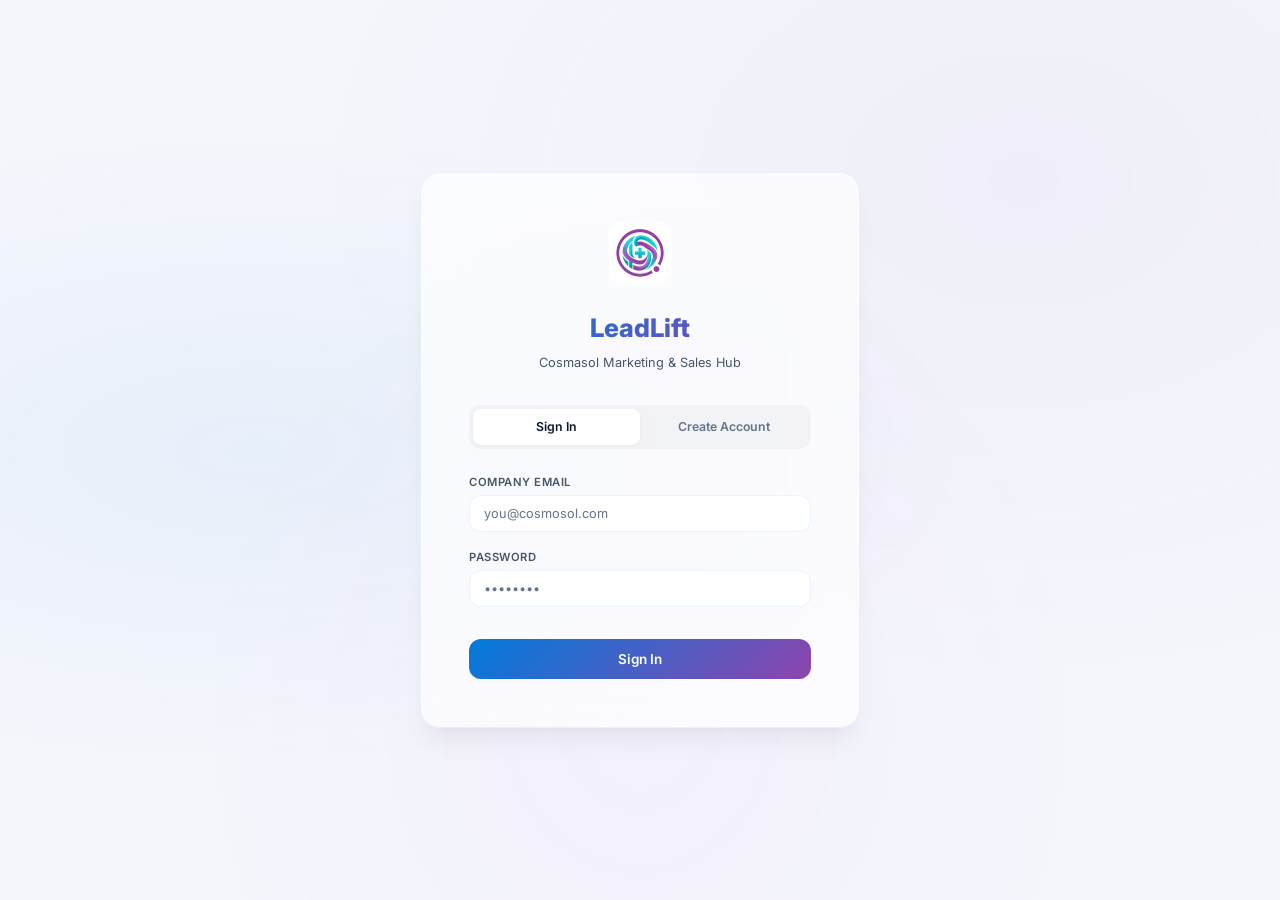
<file: static/login.html>
<!DOCTYPE html>
<html lang="en">
<head>
    <meta charset="UTF-8">
    <meta name="viewport" content="width=device-width, initial-scale=1.0">
    <title>LeadLift — Authenticate</title>
    <link rel="stylesheet" href="/static/styles.css?v=3">
    <style>
        body {
            display: flex;
            align-items: center;
            justify-content: center;
            min-height: 100vh;
            background: var(--bg-primary);
            margin: 0;
            padding: var(--space-md);
        }

        .login-card {
            background: rgba(255, 255, 255, 0.7);
            backdrop-filter: blur(30px);
            border: 1px solid var(--glass-border);
            border-radius: var(--radius-xl);
            padding: var(--space-2xl);
            width: 100%;
            max-width: 440px;
            box-shadow: var(--shadow-xl);
            position: relative;
            z-index: 1;
            animation: slideInUp 0.5s ease-out;
        }

        .login-header {
            text-align: center;
            margin-bottom: var(--space-xl);
        }

        .login-logo {
            width: 64px;
            height: 64px;
            border-radius: var(--radius-lg);
            margin: 0 auto var(--space-md);
            object-fit: contain;
        }

        .login-header h1 {
            font-size: 1.7rem;
            font-weight: 800;
            background: var(--gradient-primary);
            -webkit-background-clip: text;
            -webkit-text-fill-color: transparent;
            background-clip: text;
            margin: 0;
        }

        .login-header p {
            font-size: 0.85rem;
            color: var(--text-secondary);
            margin: var(--space-xs) 0 0;
        }

        .auth-tabs {
            display: flex;
            background: rgba(0, 0, 0, 0.03);
            padding: 4px;
            border-radius: var(--radius-md);
            margin-bottom: var(--space-lg);
        }

        .auth-tab {
            flex: 1;
            text-align: center;
            padding: 8px 0;
            font-size: 0.82rem;
            font-weight: 600;
            color: var(--text-muted);
            cursor: pointer;
            border-radius: var(--radius-sm);
            transition: all var(--transition-fast);
        }

        .auth-tab.active {
            background: #fff;
            color: var(--text-primary);
            box-shadow: var(--shadow-sm);
        }

        .auth-form {
            display: none;
        }

        .auth-form.active {
            display: block;
        }

        .auth-error {
            background: rgba(239, 68, 68, 0.1);
            border: 1px solid rgba(239, 68, 68, 0.2);
            color: var(--accent-danger);
            border-radius: var(--radius-sm);
            padding: 10px;
            font-size: 0.78rem;
            margin-bottom: var(--space-md);
            display: none;
            text-align: center;
        }

        .auth-success {
            background: rgba(16, 185, 129, 0.1);
            border: 1px solid rgba(16, 185, 129, 0.2);
            color: var(--accent-success);
            border-radius: var(--radius-sm);
            padding: 10px;
            font-size: 0.78rem;
            margin-bottom: var(--space-md);
            display: none;
            text-align: center;
        }

        .btn-auth {
            width: 100%;
            justify-content: center;
            padding: 12px;
            font-size: 0.9rem;
            margin-top: var(--space-md);
            border: none;
        }

        .form-info {
            font-size: 0.72rem;
            color: var(--text-muted);
            text-align: center;
            margin-top: var(--space-md);
            line-height: 1.4;
        }
    </style>
</head>
<body>

<div class="login-card">
    <div class="login-header">
        <img src="/static/logo.png" alt="LeadLift" class="login-logo">
        <h1>LeadLift</h1>
        <p>Cosmasol Marketing & Sales Hub</p>
    </div>

    <div class="auth-tabs">
        <div class="auth-tab active" id="tab-login" onclick="switchTab('login')">Sign In</div>
        <div class="auth-tab" id="tab-signup" onclick="switchTab('signup')">Create Account</div>
    </div>

    <div class="auth-error" id="auth-error"></div>
    <div class="auth-success" id="auth-success"></div>

    <!-- Login Form -->
    <form class="auth-form active" id="form-login" onsubmit="handleLogin(event)">
        <div class="form-group">
            <label class="form-label" for="login-email">Company Email</label>
            <input class="form-input" type="email" id="login-email" placeholder="you@cosmosol.com" required>
        </div>
        <div class="form-group">
            <label class="form-label" for="login-password">Password</label>
            <input class="form-input" type="password" id="login-password" placeholder="••••••••" required>
        </div>
        <button class="btn btn-primary btn-auth" type="submit">Sign In</button>
    </form>

    <!-- Sign Up Form -->
    <form class="auth-form" id="form-signup" onsubmit="handleSignup(event)">
        <div class="form-group">
            <label class="form-label" for="signup-email">Company Email</label>
            <input class="form-input" type="email" id="signup-email" placeholder="you@cosmosol.com" required>
        </div>
        <div class="form-group">
            <label class="form-label" for="signup-password">Password</label>
            <input class="form-input" type="password" id="signup-password" placeholder="Min. 8 characters" minlength="8" required>
        </div>
        <div class="form-group">
            <label class="form-label" for="signup-confirm">Confirm Password</label>
            <input class="form-input" type="password" id="signup-confirm" placeholder="Repeat password" minlength="8" required>
        </div>
        <button class="btn btn-primary btn-auth" type="submit">Create Account</button>
        <div class="form-info">
            🔒 Restricted Access: Only accounts matching approved domains (e.g., @cosmosol.com) can be registered.
        </div>
    </form>
</div>

<script>
    function switchTab(type) {
        document.querySelectorAll('.auth-tab').forEach(t => t.classList.remove('active'));
        document.querySelectorAll('.auth-form').forEach(f => f.classList.remove('active'));
        document.getElementById('auth-error').style.display = 'none';
        document.getElementById('auth-success').style.display = 'none';

        if (type === 'login') {
            document.getElementById('tab-login').classList.add('active');
            document.getElementById('form-login').classList.add('active');
        } else {
            document.getElementById('tab-signup').classList.add('active');
            document.getElementById('form-signup').classList.add('active');
        }
    }

    async function handleLogin(e) {
        e.preventDefault();
        const email = document.getElementById('login-email').value;
        const password = document.getElementById('login-password').value;
        const errDiv = document.getElementById('auth-error');
        errDiv.style.display = 'none';

        try {
            const res = await fetch('/api/auth/login', {
                method: 'POST',
                headers: { 'Content-Type': 'application/json' },
                body: JSON.stringify({ email, password })
            });

            const data = await res.json();
            if (!res.ok) {
                throw new Error(data.detail || 'Failed to authenticate');
            }

            localStorage.setItem('leadlift_token', data.token);
            window.location.href = '/';
        } catch (err) {
            errDiv.textContent = err.message;
            errDiv.style.display = 'block';
        }
    }

    async function handleSignup(e) {
        e.preventDefault();
        const email = document.getElementById('signup-email').value;
        const password = document.getElementById('signup-password').value;
        const confirm = document.getElementById('signup-confirm').value;
        const errDiv = document.getElementById('auth-error');
        const successDiv = document.getElementById('auth-success');
        
        errDiv.style.display = 'none';
        successDiv.style.display = 'none';

        if (password !== confirm) {
            errDiv.textContent = "Passwords do not match.";
            errDiv.style.display = 'block';
            return;
        }

        try {
            const res = await fetch('/api/auth/signup', {
                method: 'POST',
                headers: { 'Content-Type': 'application/json' },
                body: JSON.stringify({ email, password })
            });

            const data = await res.json();
            if (!res.ok) {
                throw new Error(data.detail || 'Failed to register account');
            }

            successDiv.textContent = "Account created successfully! Please sign in.";
            successDiv.style.display = 'block';
            switchTab('login');
            document.getElementById('login-email').value = email;
        } catch (err) {
            errDiv.textContent = err.message;
            errDiv.style.display = 'block';
        }
    }
</script>

</body>
</html>
</file>
<file: static/styles.css>
/* ═══════════════════════════════════════════════════════════════
   LeadLift Marketing Automation — Premium Dark Mode Design System
   ═══════════════════════════════════════════════════════════════ */

@import url('https://fonts.googleapis.com/css2?family=Inter:wght@300;400;500;600;700;800;900&display=swap');

/* ── CSS Custom Properties (Design Tokens) ── */
:root {
    /* Core Colors */
    --bg-primary: #f4f6fc;
    --bg-secondary: #ffffff;
    --bg-tertiary: #eceff8;
    --bg-card: #ffffff;
    --bg-card-hover: #f8fafc;
    --bg-input: #ffffff;
    --bg-modal: rgba(255, 255, 255, 0.98);

    /* Glass Effect */
    --glass-bg: rgba(255, 255, 255, 0.7);
    --glass-border: rgba(0, 123, 220, 0.08);
    --glass-shadow: 0 8px 32px rgba(0, 0, 0, 0.06);

    /* Accent Gradients */
    --gradient-primary: linear-gradient(135deg, #007bdc 0%, #8e44ad 100%);
    --gradient-secondary: linear-gradient(135deg, #a855f7 0%, #ec4899 100%);
    --gradient-success: linear-gradient(135deg, #10b981 0%, #059669 100%);
    --gradient-warning: linear-gradient(135deg, #f59e0b 0%, #d97706 100%);
    --gradient-danger: linear-gradient(135deg, #ef4444 0%, #dc2626 100%);
    --gradient-info: linear-gradient(135deg, #06b6d4 0%, #3b82f6 100%);
    --gradient-hero: linear-gradient(135deg, #007bdc 0%, #8e44ad 50%, #d946ef 100%);

    /* Flat Colors */
    --accent-primary: #007bdc;
    --accent-secondary: #8e44ad;
    --accent-success: #10b981;
    --accent-warning: #f59e0b;
    --accent-danger: #ef4444;
    --accent-info: #06b6d4;

    /* Text */
    --text-primary: #0f172a;
    --text-secondary: #475569;
    --text-muted: #64748b;
    --text-inverse: #ffffff;
    --text-link: #007bdc;

    /* Borders */
    --border-default: rgba(0, 0, 0, 0.08);
    --border-hover: rgba(0, 123, 220, 0.15);
    --border-active: rgba(142, 68, 173, 0.4);

    /* Spacing */
    --space-xs: 4px;
    --space-sm: 8px;
    --space-md: 16px;
    --space-lg: 24px;
    --space-xl: 32px;
    --space-2xl: 48px;
    --space-3xl: 64px;

    /* Radius */
    --radius-sm: 8px;
    --radius-md: 12px;
    --radius-lg: 16px;
    --radius-xl: 20px;
    --radius-full: 9999px;

    /* Shadows */
    --shadow-sm: 0 1px 3px rgba(0, 0, 0, 0.05);
    --shadow-md: 0 4px 6px -1px rgba(0, 0, 0, 0.05), 0 2px 4px -1px rgba(0, 0, 0, 0.03);
    --shadow-lg: 0 10px 15px -3px rgba(0, 0, 0, 0.04), 0 4px 6px -2px rgba(0, 0, 0, 0.02);
    --shadow-xl: 0 20px 25px -5px rgba(0, 0, 0, 0.05), 0 10px 10px -5px rgba(0, 0, 0, 0.02);
    --shadow-glow: 0 0 20px rgba(0, 123, 220, 0.12);
    --shadow-glow-success: 0 0 20px rgba(16, 185, 129, 0.12);

    /* Typography */
    --font-family: 'Inter', -apple-system, BlinkMacSystemFont, 'Segoe UI', sans-serif;
    --font-mono: 'JetBrains Mono', 'Fira Code', monospace;

    /* Transitions */
    --transition-fast: 150ms cubic-bezier(0.4, 0, 0.2, 1);
    --transition-base: 250ms cubic-bezier(0.4, 0, 0.2, 1);
    --transition-slow: 400ms cubic-bezier(0.4, 0, 0.2, 1);

    /* Sidebar */
    --sidebar-width: 260px;
    --sidebar-collapsed: 72px;
}


/* ── Reset & Base ── */
*, *::before, *::after {
    margin: 0;
    padding: 0;
    box-sizing: border-box;
}

html {
    font-size: 15px;
    scroll-behavior: smooth;
    -webkit-font-smoothing: antialiased;
    -moz-osx-font-smoothing: grayscale;
}

body {
    font-family: var(--font-family);
    background: var(--bg-primary);
    color: var(--text-primary);
    line-height: 1.6;
    overflow-x: hidden;
    min-height: 100vh;
}

/* Animated background gradient */
body::before {
    content: '';
    position: fixed;
    top: 0;
    left: 0;
    width: 100%;
    height: 100%;
    background:
        radial-gradient(ellipse at 20% 50%, rgba(0, 123, 220, 0.05) 0%, transparent 50%),
        radial-gradient(ellipse at 80% 20%, rgba(142, 68, 173, 0.04) 0%, transparent 50%),
        radial-gradient(ellipse at 50% 80%, rgba(217, 70, 239, 0.03) 0%, transparent 50%);
    pointer-events: none;
    z-index: 0;
}

a { color: var(--text-link); text-decoration: none; }
a:hover { text-decoration: underline; }

img { max-width: 100%; }

::selection {
    background: rgba(102, 126, 234, 0.3);
    color: #fff;
}

/* Scrollbar */
::-webkit-scrollbar { width: 6px; height: 6px; }
::-webkit-scrollbar-track { background: transparent; }
::-webkit-scrollbar-thumb {
    background: rgba(255, 255, 255, 0.1);
    border-radius: var(--radius-full);
}
::-webkit-scrollbar-thumb:hover {
    background: rgba(255, 255, 255, 0.2);
}


/* ═══════════════════════════════════════════════════════════════
   LAYOUT
   ═══════════════════════════════════════════════════════════════ */

.app-container {
    display: flex;
    min-height: 100vh;
    position: relative;
    z-index: 1;
}

/* ── Sidebar ── */
.sidebar {
    width: var(--sidebar-width);
    background: rgba(255, 255, 255, 0.95);
    backdrop-filter: blur(20px);
    border-right: 1px solid var(--glass-border);
    display: flex;
    flex-direction: column;
    position: fixed;
    top: 0;
    left: 0;
    height: 100vh;
    z-index: 100;
    transition: width var(--transition-base);
}

.sidebar-logo {
    padding: var(--space-lg);
    display: flex;
    align-items: center;
    gap: var(--space-md);
    border-bottom: 1px solid var(--glass-border);
}

.sidebar-logo .logo-icon {
    width: 42px;
    height: 42px;
    border-radius: var(--radius-md);
    flex-shrink: 0;
    object-fit: contain;
}

.sidebar-logo h1 {
    font-size: 1.15rem;
    font-weight: 700;
    background: var(--gradient-hero);
    -webkit-background-clip: text;
    -webkit-text-fill-color: transparent;
    background-clip: text;
    white-space: nowrap;
}

.sidebar-logo .version {
    font-size: 0.65rem;
    color: var(--text-muted);
    font-weight: 500;
}

.sidebar-nav {
    flex: 1;
    padding: var(--space-md) var(--space-sm);
    overflow-y: auto;
}

.nav-section-label {
    font-size: 0.65rem;
    font-weight: 700;
    text-transform: uppercase;
    letter-spacing: 1.5px;
    color: var(--text-muted);
    padding: var(--space-lg) var(--space-md) var(--space-sm);
}

.nav-item {
    display: flex;
    align-items: center;
    gap: var(--space-md);
    padding: 10px var(--space-md);
    border-radius: var(--radius-md);
    color: var(--text-secondary);
    cursor: pointer;
    transition: all var(--transition-fast);
    margin-bottom: 2px;
    user-select: none;
    position: relative;
    overflow: hidden;
}

.nav-item:hover {
    color: var(--text-primary);
    background: rgba(0, 123, 220, 0.08);
}

.nav-item.active {
    color: var(--text-primary);
    background: rgba(0, 123, 220, 0.12);
}

.nav-item.active::before {
    content: '';
    position: absolute;
    left: 0;
    top: 50%;
    transform: translateY(-50%);
    width: 3px;
    height: 60%;
    background: var(--gradient-primary);
    border-radius: 0 4px 4px 0;
}

.nav-item .nav-icon {
    width: 20px;
    text-align: center;
    font-size: 1.1rem;
    flex-shrink: 0;
}

.nav-item .nav-label {
    font-size: 0.85rem;
    font-weight: 500;
    white-space: nowrap;
}

.nav-item .nav-badge {
    margin-left: auto;
    background: var(--gradient-primary);
    color: #fff;
    font-size: 0.65rem;
    font-weight: 700;
    padding: 2px 8px;
    border-radius: var(--radius-full);
    min-width: 22px;
    text-align: center;
}

.sidebar-footer {
    padding: var(--space-md);
    border-top: 1px solid var(--glass-border);
}

.sidebar-footer .deadline-card {
    background: rgba(239, 68, 68, 0.08);
    border: 1px solid rgba(239, 68, 68, 0.2);
    border-radius: var(--radius-md);
    padding: var(--space-md);
    text-align: center;
}

.sidebar-footer .deadline-card .deadline-label {
    font-size: 0.7rem;
    font-weight: 600;
    color: var(--accent-danger);
    text-transform: uppercase;
    letter-spacing: 1px;
}

.sidebar-footer .deadline-card .deadline-days {
    font-size: 2rem;
    font-weight: 900;
    background: var(--gradient-secondary);
    -webkit-background-clip: text;
    -webkit-text-fill-color: transparent;
    background-clip: text;
    line-height: 1.2;
}

.sidebar-footer .deadline-card .deadline-sub {
    font-size: 0.7rem;
    color: var(--text-muted);
}


/* ── Main Content ── */
.main-content {
    margin-left: var(--sidebar-width);
    flex: 1;
    min-height: 100vh;
    padding: var(--space-xl);
    transition: margin-left var(--transition-base);
}

.page-header {
    display: flex;
    align-items: center;
    justify-content: space-between;
    margin-bottom: var(--space-xl);
    flex-wrap: wrap;
    gap: var(--space-md);
}

.page-header h2 {
    font-size: 1.6rem;
    font-weight: 800;
    background: var(--gradient-hero);
    -webkit-background-clip: text;
    -webkit-text-fill-color: transparent;
    background-clip: text;
}

.page-header .page-subtitle {
    font-size: 0.85rem;
    color: var(--text-secondary);
    margin-top: 2px;
}

.page-actions {
    display: flex;
    gap: var(--space-sm);
    align-items: center;
}


/* ═══════════════════════════════════════════════════════════════
   COMPONENTS
   ═══════════════════════════════════════════════════════════════ */

/* ── Glass Card ── */
.card {
    background: var(--bg-card);
    backdrop-filter: blur(20px);
    border: 1px solid var(--glass-border);
    border-radius: var(--radius-lg);
    padding: var(--space-lg);
    transition: all var(--transition-base);
    position: relative;
    overflow: hidden;
}

.card:hover {
    border-color: var(--border-hover);
    box-shadow: var(--shadow-md);
}

.card::before {
    content: '';
    position: absolute;
    top: 0;
    left: 0;
    right: 0;
    height: 1px;
    background: linear-gradient(90deg, transparent, rgba(255, 255, 255, 0.08), transparent);
}

.card-title {
    font-size: 0.75rem;
    font-weight: 600;
    text-transform: uppercase;
    letter-spacing: 1px;
    color: var(--text-muted);
    margin-bottom: var(--space-md);
}


/* ── KPI Stat Cards ── */
.kpi-grid {
    display: grid;
    grid-template-columns: repeat(auto-fit, minmax(220px, 1fr));
    gap: var(--space-md);
    margin-bottom: var(--space-xl);
}

.kpi-card {
    background: var(--bg-card);
    backdrop-filter: blur(20px);
    border: 1px solid var(--glass-border);
    border-radius: var(--radius-lg);
    padding: var(--space-lg);
    position: relative;
    overflow: hidden;
    transition: all var(--transition-base);
}

.kpi-card:hover {
    transform: translateY(-2px);
    border-color: var(--border-hover);
    box-shadow: var(--shadow-lg);
}

.kpi-card::after {
    content: '';
    position: absolute;
    top: 0;
    left: 0;
    right: 0;
    height: 3px;
    border-radius: var(--radius-lg) var(--radius-lg) 0 0;
}

.kpi-card.kpi-primary::after { background: var(--gradient-primary); }
.kpi-card.kpi-success::after { background: var(--gradient-success); }
.kpi-card.kpi-warning::after { background: var(--gradient-warning); }
.kpi-card.kpi-danger::after { background: var(--gradient-danger); }
.kpi-card.kpi-info::after { background: var(--gradient-info); }
.kpi-card.kpi-secondary::after { background: var(--gradient-secondary); }

.kpi-header {
    display: flex;
    align-items: center;
    justify-content: space-between;
    margin-bottom: var(--space-md);
}

.kpi-label {
    font-size: 0.75rem;
    font-weight: 600;
    color: var(--text-secondary);
    text-transform: uppercase;
    letter-spacing: 0.5px;
}

.kpi-icon {
    width: 36px;
    height: 36px;
    border-radius: var(--radius-md);
    display: flex;
    align-items: center;
    justify-content: center;
    font-size: 1.1rem;
}

.kpi-card.kpi-primary .kpi-icon { background: rgba(0, 123, 220, 0.12); }
.kpi-card.kpi-success .kpi-icon { background: rgba(16, 185, 129, 0.12); }
.kpi-card.kpi-warning .kpi-icon { background: rgba(245, 158, 11, 0.12); }
.kpi-card.kpi-danger .kpi-icon { background: rgba(239, 68, 68, 0.12); }
.kpi-card.kpi-info .kpi-icon { background: rgba(6, 182, 212, 0.12); }
.kpi-card.kpi-secondary .kpi-icon { background: rgba(142, 68, 173, 0.12); }

.kpi-value {
    font-size: 2rem;
    font-weight: 900;
    line-height: 1;
    margin-bottom: var(--space-xs);
}

.kpi-card.kpi-primary .kpi-value { color: var(--accent-primary); }
.kpi-card.kpi-success .kpi-value { color: var(--accent-success); }
.kpi-card.kpi-warning .kpi-value { color: var(--accent-warning); }
.kpi-card.kpi-danger .kpi-value { color: var(--accent-danger); }
.kpi-card.kpi-info .kpi-value { color: var(--accent-info); }
.kpi-card.kpi-secondary .kpi-value { color: var(--accent-secondary); }

.kpi-target {
    font-size: 0.7rem;
    color: var(--text-muted);
}


/* ── Buttons ── */
.btn {
    display: inline-flex;
    align-items: center;
    gap: var(--space-sm);
    padding: 8px 18px;
    border: 1px solid var(--glass-border);
    border-radius: var(--radius-md);
    font-family: var(--font-family);
    font-size: 0.82rem;
    font-weight: 600;
    cursor: pointer;
    transition: all var(--transition-fast);
    background: var(--bg-card);
    color: var(--text-primary);
    white-space: nowrap;
    user-select: none;
}

.btn:hover {
    border-color: var(--border-hover);
    transform: translateY(-1px);
    box-shadow: var(--shadow-sm);
}

.btn-primary {
    background: var(--gradient-primary);
    border-color: transparent;
    color: #fff;
}
.btn-primary:hover {
    box-shadow: var(--shadow-glow);
    transform: translateY(-1px);
}

.btn-success {
    background: var(--gradient-success);
    border-color: transparent;
    color: var(--text-inverse);
}
.btn-success:hover {
    box-shadow: var(--shadow-glow-success);
}

.btn-danger {
    background: rgba(252, 92, 125, 0.12);
    border-color: rgba(252, 92, 125, 0.3);
    color: var(--accent-danger);
}
.btn-danger:hover {
    background: rgba(252, 92, 125, 0.2);
}

.btn-ghost {
    background: transparent;
    border-color: transparent;
    color: var(--text-secondary);
}
.btn-ghost:hover {
    color: var(--text-primary);
    background: rgba(255, 255, 255, 0.05);
}

.btn-sm {
    padding: 5px 12px;
    font-size: 0.75rem;
}

.btn-lg {
    padding: 12px 28px;
    font-size: 0.95rem;
}

.btn-icon {
    width: 36px;
    height: 36px;
    padding: 0;
    display: flex;
    align-items: center;
    justify-content: center;
    border-radius: var(--radius-md);
}


/* ── Input Fields ── */
.form-group {
    margin-bottom: var(--space-md);
}

.form-label {
    display: block;
    font-size: 0.75rem;
    font-weight: 600;
    color: var(--text-secondary);
    margin-bottom: var(--space-xs);
    text-transform: uppercase;
    letter-spacing: 0.5px;
}

.form-input,
.form-select,
.form-textarea {
    width: 100%;
    padding: 10px 14px;
    background: var(--bg-input);
    border: 1px solid var(--glass-border);
    border-radius: var(--radius-md);
    font-family: var(--font-family);
    font-size: 0.85rem;
    color: var(--text-primary);
    transition: all var(--transition-fast);
    outline: none;
}

.form-input:focus,
.form-select:focus,
.form-textarea:focus {
    border-color: var(--accent-primary);
    box-shadow: 0 0 0 3px rgba(0, 123, 220, 0.15);
}

.form-input::placeholder,
.form-textarea::placeholder {
    color: var(--text-muted);
}

.form-select {
    appearance: none;
    background-image: url("data:image/svg+xml,%3Csvg xmlns='http://www.w3.org/2000/svg' width='12' height='12' viewBox='0 0 24 24' fill='none' stroke='%238b8db0' stroke-width='2'%3E%3Cpath d='M6 9l6 6 6-6'/%3E%3C/svg%3E");
    background-repeat: no-repeat;
    background-position: right 12px center;
    padding-right: 36px;
}

.form-textarea {
    resize: vertical;
    min-height: 100px;
}

.search-box {
    position: relative;
}

.search-box .search-icon {
    position: absolute;
    left: 14px;
    top: 50%;
    transform: translateY(-50%);
    color: var(--text-muted);
    font-size: 0.9rem;
    pointer-events: none;
}

.search-box .form-input {
    padding-left: 38px;
}


/* ── Tables ── */
.table-container {
    overflow-x: auto;
    border-radius: var(--radius-lg);
    border: 1px solid var(--glass-border);
}

.data-table {
    width: 100%;
    border-collapse: collapse;
    font-size: 0.82rem;
}

.data-table thead {
    background: rgba(0, 123, 220, 0.06);
}

.data-table th {
    padding: 12px 16px;
    text-align: left;
    font-weight: 600;
    font-size: 0.7rem;
    text-transform: uppercase;
    letter-spacing: 0.8px;
    color: var(--text-muted);
    border-bottom: 1px solid var(--glass-border);
    white-space: nowrap;
}

.data-table td {
    padding: 12px 16px;
    border-bottom: 1px solid var(--border-default);
    color: var(--text-secondary);
    vertical-align: middle;
}

.data-table tbody tr {
    transition: background var(--transition-fast);
}

.data-table tbody tr:hover {
    background: rgba(0, 123, 220, 0.04);
}

.data-table tbody tr:last-child td {
    border-bottom: none;
}

.table-cell-name {
    font-weight: 600;
    color: var(--text-primary);
}

.table-cell-link {
    color: var(--text-link);
    font-size: 0.75rem;
}

.table-cell-link:hover {
    text-decoration: underline;
}


/* ── Badges / Tags ── */
.badge {
    display: inline-flex;
    align-items: center;
    gap: 4px;
    padding: 3px 10px;
    border-radius: var(--radius-full);
    font-size: 0.68rem;
    font-weight: 600;
    text-transform: uppercase;
    letter-spacing: 0.3px;
}

.badge-primary { background: rgba(0, 123, 220, 0.12); color: var(--accent-primary); }
.badge-success { background: rgba(16, 185, 129, 0.12); color: var(--accent-success); }
.badge-warning { background: rgba(245, 158, 11, 0.12); color: var(--accent-warning); }
.badge-danger { background: rgba(239, 68, 68, 0.12); color: var(--accent-danger); }
.badge-info { background: rgba(6, 182, 212, 0.12); color: var(--accent-info); }
.badge-secondary { background: rgba(142, 68, 173, 0.12); color: var(--accent-secondary); }
.badge-neutral { background: rgba(0, 0, 0, 0.06); color: var(--text-muted); }

.score-badge {
    display: inline-flex;
    align-items: center;
    justify-content: center;
    width: 30px;
    height: 30px;
    border-radius: var(--radius-sm);
    font-weight: 700;
    font-size: 0.8rem;
}

.score-high { background: rgba(16, 185, 129, 0.12); color: var(--accent-success); }
.score-mid { background: rgba(245, 158, 11, 0.12); color: var(--accent-warning); }
.score-low { background: rgba(239, 68, 68, 0.12); color: var(--accent-danger); }


/* ── Pipeline Kanban ── */
.kanban-board {
    display: flex;
    gap: var(--space-md);
    overflow-x: auto;
    padding-bottom: var(--space-md);
    min-height: 500px;
}

.kanban-column {
    min-width: 260px;
    max-width: 300px;
    flex: 1;
    background: var(--bg-card);
    border: 1px solid var(--glass-border);
    border-radius: var(--radius-lg);
    display: flex;
    flex-direction: column;
}

.kanban-column-header {
    padding: var(--space-md);
    display: flex;
    align-items: center;
    justify-content: space-between;
    border-bottom: 1px solid var(--glass-border);
}

.kanban-column-title {
    font-size: 0.75rem;
    font-weight: 700;
    text-transform: uppercase;
    letter-spacing: 0.8px;
    display: flex;
    align-items: center;
    gap: var(--space-sm);
}

.kanban-column-count {
    background: rgba(0, 0, 0, 0.05);
    padding: 2px 8px;
    border-radius: var(--radius-full);
    font-size: 0.68rem;
    font-weight: 700;
    color: var(--text-muted);
}

.kanban-column-body {
    flex: 1;
    padding: var(--space-sm);
    overflow-y: auto;
    display: flex;
    flex-direction: column;
    gap: var(--space-sm);
}

.kanban-card {
    background: var(--bg-tertiary);
    border: 1px solid var(--border-default);
    border-radius: var(--radius-md);
    padding: var(--space-md);
    cursor: grab;
    transition: all var(--transition-fast);
}

.kanban-card:hover {
    border-color: var(--border-hover);
    transform: translateY(-1px);
    box-shadow: var(--shadow-sm);
}

.kanban-card.dragging {
    opacity: 0.5;
    cursor: grabbing;
}

.kanban-card-title {
    font-size: 0.82rem;
    font-weight: 600;
    color: var(--text-primary);
    margin-bottom: var(--space-xs);
}

.kanban-card-company {
    font-size: 0.72rem;
    color: var(--text-muted);
    margin-bottom: var(--space-sm);
}

.kanban-card-meta {
    display: flex;
    align-items: center;
    gap: var(--space-sm);
    flex-wrap: wrap;
}


/* ── Modal ── */
.modal-overlay {
    position: fixed;
    top: 0;
    left: 0;
    width: 100%;
    height: 100%;
    background: var(--bg-modal);
    backdrop-filter: blur(8px);
    z-index: 1000;
    display: flex;
    align-items: center;
    justify-content: center;
    padding: var(--space-xl);
    opacity: 0;
    visibility: hidden;
    transition: all var(--transition-base);
}

.modal-overlay.active {
    opacity: 1;
    visibility: visible;
}

.modal {
    background: var(--bg-secondary);
    border: 1px solid var(--glass-border);
    border-radius: var(--radius-xl);
    width: 100%;
    max-width: 640px;
    max-height: 85vh;
    overflow-y: auto;
    box-shadow: var(--shadow-xl);
    transform: scale(0.95) translateY(10px);
    transition: transform var(--transition-base);
}

.modal-overlay.active .modal {
    transform: scale(1) translateY(0);
}

.modal-header {
    display: flex;
    align-items: center;
    justify-content: space-between;
    padding: var(--space-lg);
    border-bottom: 1px solid var(--glass-border);
}

.modal-header h3 {
    font-size: 1.1rem;
    font-weight: 700;
}

.modal-body {
    padding: var(--space-lg);
}

.modal-footer {
    display: flex;
    justify-content: flex-end;
    gap: var(--space-sm);
    padding: var(--space-md) var(--space-lg);
    border-top: 1px solid var(--glass-border);
}

.modal-lg {
    max-width: 860px;
}


/* ── Toast Notifications ── */
.toast-container {
    position: fixed;
    top: var(--space-lg);
    right: var(--space-lg);
    z-index: 2000;
    display: flex;
    flex-direction: column;
    gap: var(--space-sm);
}

.toast {
    background: var(--bg-secondary);
    border: 1px solid var(--glass-border);
    border-radius: var(--radius-md);
    padding: var(--space-md) var(--space-lg);
    display: flex;
    align-items: center;
    gap: var(--space-md);
    min-width: 300px;
    max-width: 420px;
    box-shadow: var(--shadow-lg);
    animation: slideInRight 0.3s ease-out, fadeOut 0.3s ease-in 3.7s forwards;
    font-size: 0.82rem;
}

.toast-success { border-left: 3px solid var(--accent-success); }
.toast-error { border-left: 3px solid var(--accent-danger); }
.toast-info { border-left: 3px solid var(--accent-info); }
.toast-warning { border-left: 3px solid var(--accent-warning); }

.toast-icon { font-size: 1.2rem; flex-shrink: 0; }
.toast-message { flex: 1; }
.toast-close {
    cursor: pointer;
    color: var(--text-muted);
    background: none;
    border: none;
    font-size: 1.1rem;
    padding: 0;
    line-height: 1;
}
.toast-close:hover { color: var(--text-primary); }


/* ── Progress Bar ── */
.progress-bar {
    width: 100%;
    height: 8px;
    background: rgba(0, 0, 0, 0.06);
    border-radius: var(--radius-full);
    overflow: hidden;
}

.progress-bar-fill {
    height: 100%;
    border-radius: var(--radius-full);
    background: var(--gradient-primary);
    transition: width 1s cubic-bezier(0.4, 0, 0.2, 1);
}

.progress-bar-fill.success { background: var(--gradient-success); }
.progress-bar-fill.warning { background: var(--gradient-warning); }
.progress-bar-fill.danger { background: var(--gradient-danger); }


/* ── Tabs ── */
.tabs {
    display: flex;
    gap: 2px;
    background: rgba(0, 0, 0, 0.03);
    border-radius: var(--radius-md);
    padding: 3px;
    margin-bottom: var(--space-lg);
    overflow-x: auto;
}

.tab {
    padding: 8px 18px;
    border-radius: var(--radius-sm);
    font-size: 0.8rem;
    font-weight: 600;
    color: var(--text-muted);
    cursor: pointer;
    transition: all var(--transition-fast);
    white-space: nowrap;
    user-select: none;
    border: none;
    background: none;
    font-family: var(--font-family);
}

.tab:hover {
    color: var(--text-secondary);
    background: rgba(0, 0, 0, 0.04);
}

.tab.active {
    color: var(--text-primary);
    background: var(--bg-card);
    box-shadow: var(--shadow-sm);
}


/* ── Empty State ── */
.empty-state {
    text-align: center;
    padding: var(--space-3xl) var(--space-xl);
}

.empty-state .empty-icon {
    font-size: 3rem;
    margin-bottom: var(--space-md);
    opacity: 0.4;
}

.empty-state h3 {
    font-size: 1.1rem;
    font-weight: 600;
    color: var(--text-secondary);
    margin-bottom: var(--space-sm);
}

.empty-state p {
    font-size: 0.82rem;
    color: var(--text-muted);
    max-width: 400px;
    margin: 0 auto var(--space-lg);
}


/* ── Charts Container ── */
.chart-grid {
    display: grid;
    grid-template-columns: repeat(auto-fit, minmax(400px, 1fr));
    gap: var(--space-lg);
    margin-bottom: var(--space-xl);
}

.chart-card {
    background: var(--bg-card);
    border: 1px solid var(--glass-border);
    border-radius: var(--radius-lg);
    padding: var(--space-lg);
}

.chart-card canvas {
    max-height: 300px;
}


/* ── Pipeline Funnel ── */
.funnel-container {
    display: flex;
    flex-direction: column;
    gap: var(--space-sm);
    padding: var(--space-md) 0;
}

.funnel-stage {
    display: flex;
    align-items: center;
    gap: var(--space-md);
}

.funnel-bar {
    height: 36px;
    border-radius: var(--radius-sm);
    display: flex;
    align-items: center;
    padding: 0 var(--space-md);
    font-size: 0.75rem;
    font-weight: 600;
    color: #fff;
    transition: width 1s cubic-bezier(0.4, 0, 0.2, 1);
    min-width: 60px;
}

.funnel-label {
    font-size: 0.75rem;
    font-weight: 500;
    color: var(--text-secondary);
    min-width: 120px;
    text-align: right;
}

.funnel-count {
    font-size: 0.82rem;
    font-weight: 700;
    color: var(--text-primary);
    min-width: 30px;
}


/* ── Outreach Composer ── */
.composer-container {
    display: grid;
    grid-template-columns: 1fr 1fr;
    gap: var(--space-lg);
}

.composer-preview {
    background: var(--bg-tertiary);
    border: 1px solid var(--glass-border);
    border-radius: var(--radius-lg);
    padding: var(--space-lg);
}

.composer-preview-header {
    display: flex;
    align-items: center;
    justify-content: space-between;
    margin-bottom: var(--space-md);
    padding-bottom: var(--space-md);
    border-bottom: 1px solid var(--glass-border);
}

.composer-preview-body {
    font-size: 0.85rem;
    line-height: 1.7;
    color: var(--text-secondary);
    white-space: pre-wrap;
    word-wrap: break-word;
}


/* ── Activity Feed ── */
.activity-feed {
    display: flex;
    flex-direction: column;
    gap: 0;
}

.activity-item {
    display: flex;
    align-items: flex-start;
    gap: var(--space-md);
    padding: var(--space-md) 0;
    border-bottom: 1px solid var(--border-default);
}

.activity-item:last-child {
    border-bottom: none;
}

.activity-icon {
    width: 32px;
    height: 32px;
    border-radius: var(--radius-sm);
    display: flex;
    align-items: center;
    justify-content: center;
    font-size: 0.85rem;
    flex-shrink: 0;
    background: rgba(0, 123, 220, 0.08);
}

.activity-content {
    flex: 1;
}

.activity-text {
    font-size: 0.82rem;
    color: var(--text-secondary);
}

.activity-text strong {
    color: var(--text-primary);
}

.activity-time {
    font-size: 0.68rem;
    color: var(--text-muted);
    margin-top: 2px;
}


/* ── Settings Form ── */
.settings-section {
    margin-bottom: var(--space-xl);
}

.settings-section-title {
    font-size: 1rem;
    font-weight: 700;
    margin-bottom: var(--space-md);
    display: flex;
    align-items: center;
    gap: var(--space-sm);
}

.settings-grid {
    display: grid;
    grid-template-columns: repeat(auto-fit, minmax(280px, 1fr));
    gap: var(--space-md);
}

.api-status {
    display: flex;
    align-items: center;
    gap: var(--space-sm);
    font-size: 0.75rem;
    margin-top: var(--space-xs);
}

.status-dot {
    width: 8px;
    height: 8px;
    border-radius: 50%;
}

.status-dot.connected { background: var(--accent-success); box-shadow: 0 0 6px var(--accent-success); }
.status-dot.disconnected { background: var(--text-muted); }


/* ═══════════════════════════════════════════════════════════════
   ANIMATIONS
   ═══════════════════════════════════════════════════════════════ */

@keyframes fadeIn {
    from { opacity: 0; }
    to { opacity: 1; }
}

@keyframes fadeOut {
    from { opacity: 1; }
    to { opacity: 0; }
}

@keyframes slideInRight {
    from { transform: translateX(100%); opacity: 0; }
    to { transform: translateX(0); opacity: 1; }
}

@keyframes slideInUp {
    from { transform: translateY(20px); opacity: 0; }
    to { transform: translateY(0); opacity: 1; }
}

@keyframes pulse {
    0%, 100% { opacity: 1; }
    50% { opacity: 0.5; }
}

@keyframes shimmer {
    0% { background-position: -200% 0; }
    100% { background-position: 200% 0; }
}

.animate-in {
    animation: slideInUp 0.4s ease-out both;
}

.animate-in:nth-child(2) { animation-delay: 50ms; }
.animate-in:nth-child(3) { animation-delay: 100ms; }
.animate-in:nth-child(4) { animation-delay: 150ms; }
.animate-in:nth-child(5) { animation-delay: 200ms; }
.animate-in:nth-child(6) { animation-delay: 250ms; }

.loading-shimmer {
    background: linear-gradient(90deg,
        var(--bg-card) 25%,
        rgba(0, 123, 220, 0.08) 50%,
        var(--bg-card) 75%);
    background-size: 200% 100%;
    animation: shimmer 1.5s ease-in-out infinite;
}


/* ═══════════════════════════════════════════════════════════════
   RESPONSIVE
   ═══════════════════════════════════════════════════════════════ */

@media (max-width: 1024px) {
    .composer-container {
        grid-template-columns: 1fr;
    }
    .chart-grid {
        grid-template-columns: 1fr;
    }
}

@media (max-width: 768px) {
    .sidebar {
        width: var(--sidebar-collapsed);
    }
    .sidebar .nav-label,
    .sidebar .version,
    .sidebar-logo h1,
    .sidebar-footer .deadline-sub,
    .sidebar .nav-badge,
    .nav-section-label {
        display: none;
    }
    .sidebar-logo {
        justify-content: center;
        padding: var(--space-md);
    }
    .nav-item {
        justify-content: center;
        padding: 10px;
    }
    .sidebar-footer .deadline-card {
        padding: var(--space-sm);
    }
    .sidebar-footer .deadline-card .deadline-label {
        font-size: 0.55rem;
    }
    .sidebar-footer .deadline-card .deadline-days {
        font-size: 1.3rem;
    }
    .main-content {
        margin-left: var(--sidebar-collapsed);
        padding: var(--space-md);
    }
    .kpi-grid {
        grid-template-columns: repeat(2, 1fr);
    }
    .kanban-board {
        flex-direction: column;
    }
    .kanban-column {
        max-width: 100%;
        min-width: 100%;
    }
    .page-header {
        flex-direction: column;
        align-items: flex-start;
    }
}

@media (max-width: 480px) {
    .kpi-grid {
        grid-template-columns: 1fr;
    }
}


/* ── Page Transition ── */
.page-view {
    display: none;
    animation: fadeIn 0.3s ease-out;
}
.page-view.active {
    display: block;
}


/* ── Skeleton Loading ── */
.skeleton {
    background: var(--bg-card);
    border-radius: var(--radius-md);
    position: relative;
    overflow: hidden;
}
.skeleton::after {
    content: '';
    position: absolute;
    top: 0; left: 0;
    width: 100%; height: 100%;
    background: linear-gradient(90deg, transparent, rgba(0,0,0,0.04), transparent);
    animation: shimmer 1.5s infinite;
}
.skeleton-text { height: 14px; margin-bottom: 8px; width: 70%; }
.skeleton-title { height: 20px; margin-bottom: 12px; width: 50%; }
.skeleton-card { height: 120px; }


/* ── AI Assistant Drawer ── */
.ai-drawer-trigger {
    position: fixed;
    bottom: var(--space-lg);
    right: var(--space-lg);
    background: var(--gradient-primary);
    color: #fff;
    padding: 10px 18px;
    border-radius: var(--radius-full);
    display: flex;
    align-items: center;
    gap: var(--space-sm);
    cursor: pointer;
    box-shadow: var(--shadow-lg), var(--shadow-glow);
    z-index: 999;
    transition: all var(--transition-fast);
}

.ai-drawer-trigger:hover {
    transform: translateY(-2px);
    box-shadow: var(--shadow-xl), var(--shadow-glow);
}

.ai-drawer {
    position: fixed;
    bottom: 80px;
    right: var(--space-lg);
    width: 380px;
    height: 500px;
    background: rgba(255, 255, 255, 0.98);
    backdrop-filter: blur(30px);
    border: 1px solid var(--glass-border);
    border-radius: var(--radius-lg);
    box-shadow: var(--shadow-xl);
    z-index: 999;
    display: flex;
    flex-direction: column;
    overflow: hidden;
    transform: translateY(20px);
    opacity: 0;
    visibility: hidden;
    transition: all var(--transition-base);
}

.ai-drawer.active {
    transform: translateY(0);
    opacity: 1;
    visibility: visible;
}

.ai-drawer-header {
    padding: var(--space-md);
    border-bottom: 1px solid var(--glass-border);
    display: flex;
    align-items: center;
    justify-content: space-between;
    background: rgba(0, 0, 0, 0.02);
}

.ai-drawer-chat {
    flex: 1;
    padding: var(--space-md);
    overflow-y: auto;
    display: flex;
    flex-direction: column;
    gap: var(--space-sm);
}

.ai-message {
    padding: 10px 14px;
    border-radius: var(--radius-md);
    font-size: 0.8rem;
    max-width: 85%;
    line-height: 1.4;
    word-wrap: break-word;
}

.ai-message.assistant {
    background: var(--bg-tertiary);
    color: var(--text-primary);
    align-self: flex-start;
}

.ai-message.user {
    background: var(--gradient-primary);
    color: #fff;
    align-self: flex-end;
}

.ai-message-sql {
    margin-top: 6px;
    padding: 6px;
    font-family: var(--font-mono);
    font-size: 0.72rem;
    background: rgba(0,0,0,0.05);
    border-radius: var(--radius-sm);
    color: var(--accent-primary);
    overflow-x: auto;
    white-space: pre-wrap;
}

.ai-message-explanation {
    font-weight: 600;
    color: var(--text-secondary);
    margin-bottom: var(--space-xs);
}

.ai-drawer-suggestions {
    padding: 8px var(--space-md);
    display: flex;
    gap: 6px;
    flex-wrap: wrap;
    border-top: 1px solid var(--glass-border);
    background: rgba(0, 0, 0, 0.01);
}

.ai-drawer-suggestions span {
    font-size: 0.7rem;
    padding: 4px 8px;
    background: var(--bg-tertiary);
    border-radius: var(--radius-full);
    cursor: pointer;
    color: var(--text-secondary);
    transition: all var(--transition-fast);
}

.ai-drawer-suggestions span:hover {
    background: rgba(0, 123, 220, 0.1);
    color: var(--accent-primary);
}

.ai-drawer-input-area {
    padding: var(--space-md);
    border-top: 1px solid var(--glass-border);
    display: flex;
    gap: var(--space-xs);
    background: #fff;
}

.ai-drawer-input-area input {
    flex: 1;
}
</file>
